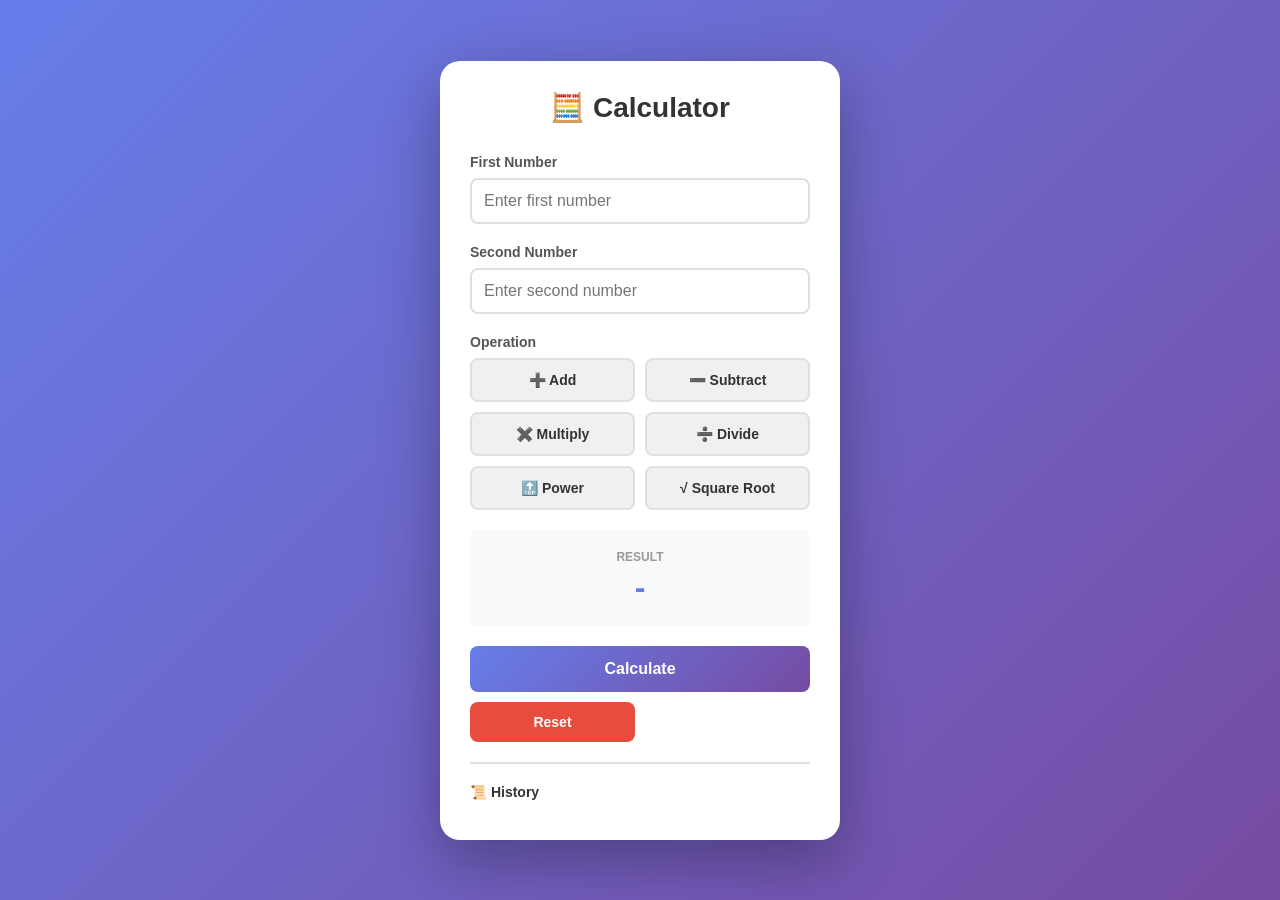
<file: calculator/templates/calculator/calculator.html>
<!DOCTYPE html>
<html lang="en">
<head>
    <meta charset="UTF-8">
    <meta name="viewport" content="width=device-width, initial-scale=1.0">
    <title>Simple Calculator</title>
    <style>
        * {
            margin: 0;
            padding: 0;
            box-sizing: border-box;
        }

        body {
            font-family: 'Segoe UI', Tahoma, Geneva, Verdana, sans-serif;
            background: linear-gradient(135deg, #667eea 0%, #764ba2 100%);
            display: flex;
            justify-content: center;
            align-items: center;
            min-height: 100vh;
            padding: 20px;
        }

        .calculator-container {
            background: white;
            border-radius: 20px;
            box-shadow: 0 20px 60px rgba(0, 0, 0, 0.3);
            padding: 30px;
            max-width: 400px;
            width: 100%;
        }

        h1 {
            text-align: center;
            color: #333;
            margin-bottom: 30px;
            font-size: 28px;
        }

        .input-group {
            margin-bottom: 20px;
        }

        label {
            display: block;
            margin-bottom: 8px;
            color: #555;
            font-weight: 600;
            font-size: 14px;
        }

        input[type="number"] {
            width: 100%;
            padding: 12px;
            border: 2px solid #e0e0e0;
            border-radius: 8px;
            font-size: 16px;
            transition: border-color 0.3s;
        }

        input[type="number"]:focus {
            outline: none;
            border-color: #667eea;
        }

        .operation-group {
            display: grid;
            grid-template-columns: 1fr 1fr;
            gap: 10px;
            margin-bottom: 20px;
        }

        button {
            padding: 12px;
            border: none;
            border-radius: 8px;
            font-size: 14px;
            font-weight: 600;
            cursor: pointer;
            transition: all 0.3s;
        }

        .operation-btn {
            background: #f0f0f0;
            color: #333;
            border: 2px solid #e0e0e0;
        }

        .operation-btn:hover {
            background: #667eea;
            color: white;
            border-color: #667eea;
        }

        .operation-btn.active {
            background: #667eea;
            color: white;
            border-color: #667eea;
        }

        .result-section {
            background: #f8f9fa;
            border-radius: 8px;
            padding: 20px;
            margin-bottom: 20px;
            min-height: 60px;
            display: flex;
            align-items: center;
            justify-content: center;
        }

        .result-label {
            color: #999;
            font-size: 12px;
            font-weight: 600;
            text-transform: uppercase;
            margin-bottom: 5px;
        }

        #result {
            font-size: 32px;
            font-weight: bold;
            color: #667eea;
            text-align: center;
        }

        .error-message {
            color: #e74c3c;
            font-size: 14px;
            text-align: center;
        }

        .button-group {
            display: grid;
            grid-template-columns: 1fr 1fr;
            gap: 10px;
        }

        .calculate-btn {
            grid-column: 1 / -1;
            background: linear-gradient(135deg, #667eea 0%, #764ba2 100%);
            color: white;
            font-size: 16px;
            padding: 14px;
        }

        .calculate-btn:hover {
            transform: translateY(-2px);
            box-shadow: 0 5px 20px rgba(102, 126, 234, 0.4);
        }

        .calculate-btn:active {
            transform: translateY(0);
        }

        .reset-btn {
            background: #e74c3c;
            color: white;
        }

        .reset-btn:hover {
            background: #c0392b;
        }

        .history {
            margin-top: 20px;
            padding-top: 20px;
            border-top: 2px solid #e0e0e0;
        }

        .history h3 {
            color: #333;
            font-size: 14px;
            margin-bottom: 10px;
        }

        #historyList {
            max-height: 150px;
            overflow-y: auto;
            font-size: 12px;
            color: #666;
        }

        .history-item {
            padding: 5px;
            margin-bottom: 5px;
            background: #f0f0f0;
            border-radius: 4px;
        }

        @media (max-width: 480px) {
            .calculator-container {
                padding: 20px;
            }

            h1 {
                font-size: 24px;
            }

            #result {
                font-size: 24px;
            }
        }
    </style>
</head>
<body>
    <div class="calculator-container">
        <h1>🧮 Calculator</h1>
        
        <div class="input-group">
            <label for="num1">First Number</label>
            <input type="number" id="num1" placeholder="Enter first number" step="0.01">
        </div>

        <div class="input-group">
            <label for="num2">Second Number</label>
            <input type="number" id="num2" placeholder="Enter second number" step="0.01">
        </div>

        <div class="input-group">
            <label>Operation</label>
            <div class="operation-group">
                <button class="operation-btn" data-operation="add" title="Addition">➕ Add</button>
                <button class="operation-btn" data-operation="subtract" title="Subtraction">➖ Subtract</button>
                <button class="operation-btn" data-operation="multiply" title="Multiplication">✖️ Multiply</button>
                <button class="operation-btn" data-operation="divide" title="Division">➗ Divide</button>
                <button class="operation-btn" data-operation="power" title="Power">🔝 Power</button>
                <button class="operation-btn" data-operation="square_root" title="Square Root">√ Square Root</button>
            </div>
        </div>

        <div class="result-section">
            <div>
                <div class="result-label">Result</div>
                <div id="result">-</div>
            </div>
        </div>

        <div id="errorMessage" class="error-message"></div>

        <div class="button-group">
            <button class="calculate-btn" onclick="performCalculation()">Calculate</button>
            <button class="reset-btn" onclick="resetCalculator()">Reset</button>
        </div>

        <div class="history">
            <h3>📜 History</h3>
            <div id="historyList"></div>
        </div>
    </div>

    <script>
        let selectedOperation = null;
        let calculationHistory = [];

        // Handle operation button clicks
        document.querySelectorAll('.operation-btn').forEach(btn => {
            btn.addEventListener('click', function() {
                document.querySelectorAll('.operation-btn').forEach(b => b.classList.remove('active'));
                this.classList.add('active');
                selectedOperation = this.dataset.operation;
                clearError();
            });
        });

        // Allow Enter key to calculate
        document.querySelectorAll('input[type="number"]').forEach(input => {
            input.addEventListener('keypress', function(e) {
                if (e.key === 'Enter') {
                    performCalculation();
                }
            });
        });

        function performCalculation() {
            clearError();
            
            if (!selectedOperation) {
                showError('Please select an operation');
                return;
            }

            const num1 = parseFloat(document.getElementById('num1').value);
            const num2 = parseFloat(document.getElementById('num2').value);

            if (isNaN(num1) && selectedOperation !== 'square_root') {
                showError('Please enter valid numbers');
                return;
            }

            // Send request to backend
            fetch('{% url "calculator:calculate" %}', {
                method: 'POST',
                headers: {
                    'Content-Type': 'application/json',
                    'X-CSRFToken': getCookie('csrftoken')
                },
                body: JSON.stringify({
                    operation: selectedOperation,
                    num1: num1,
                    num2: num2
                })
            })
            .then(response => response.json())
            .then(data => {
                if (data.error) {
                    showError(data.error);
                } else {
                    const result = parseFloat(data.result.toFixed(10));
                    document.getElementById('result').textContent = result;
                    addToHistory(num1, selectedOperation, num2, result);
                }
            })
            .catch(error => {
                showError('Error performing calculation');
                console.error('Error:', error);
            });
        }

        function resetCalculator() {
            document.getElementById('num1').value = '';
            document.getElementById('num2').value = '';
            document.getElementById('result').textContent = '-';
            document.querySelectorAll('.operation-btn').forEach(b => b.classList.remove('active'));
            selectedOperation = null;
            clearError();
        }

        function showError(message) {
            document.getElementById('errorMessage').textContent = message;
        }

        function clearError() {
            document.getElementById('errorMessage').textContent = '';
        }

        function addToHistory(num1, operation, num2, result) {
            const operationSymbols = {
                'add': '+',
                'subtract': '-',
                'multiply': '×',
                'divide': '÷',
                'power': '^',
                'square_root': '√'
            };

            const historyEntry = `${num1} ${operationSymbols[operation]} ${num2 !== undefined ? num2 : ''} = ${result}`;
            calculationHistory.unshift(historyEntry);
            
            if (calculationHistory.length > 10) {
                calculationHistory.pop();
            }

            updateHistoryDisplay();
        }

        function updateHistoryDisplay() {
            const historyList = document.getElementById('historyList');
            historyList.innerHTML = calculationHistory.map((item, index) => 
                `<div class="history-item">${index + 1}. ${item}</div>`
            ).join('');
        }

        function getCookie(name) {
            let cookieValue = null;
            if (document.cookie && document.cookie !== '') {
                const cookies = document.cookie.split(';');
                for (let i = 0; i < cookies.length; i++) {
                    const cookie = cookies[i].trim();
                    if (cookie.substring(0, name.length + 1) === (name + '=')) {
                        cookieValue = decodeURIComponent(cookie.substring(name.length + 1));
                        break;
                    }
                }
            }
            return cookieValue;
        }
    </script>
</body>
</html>
</file>
